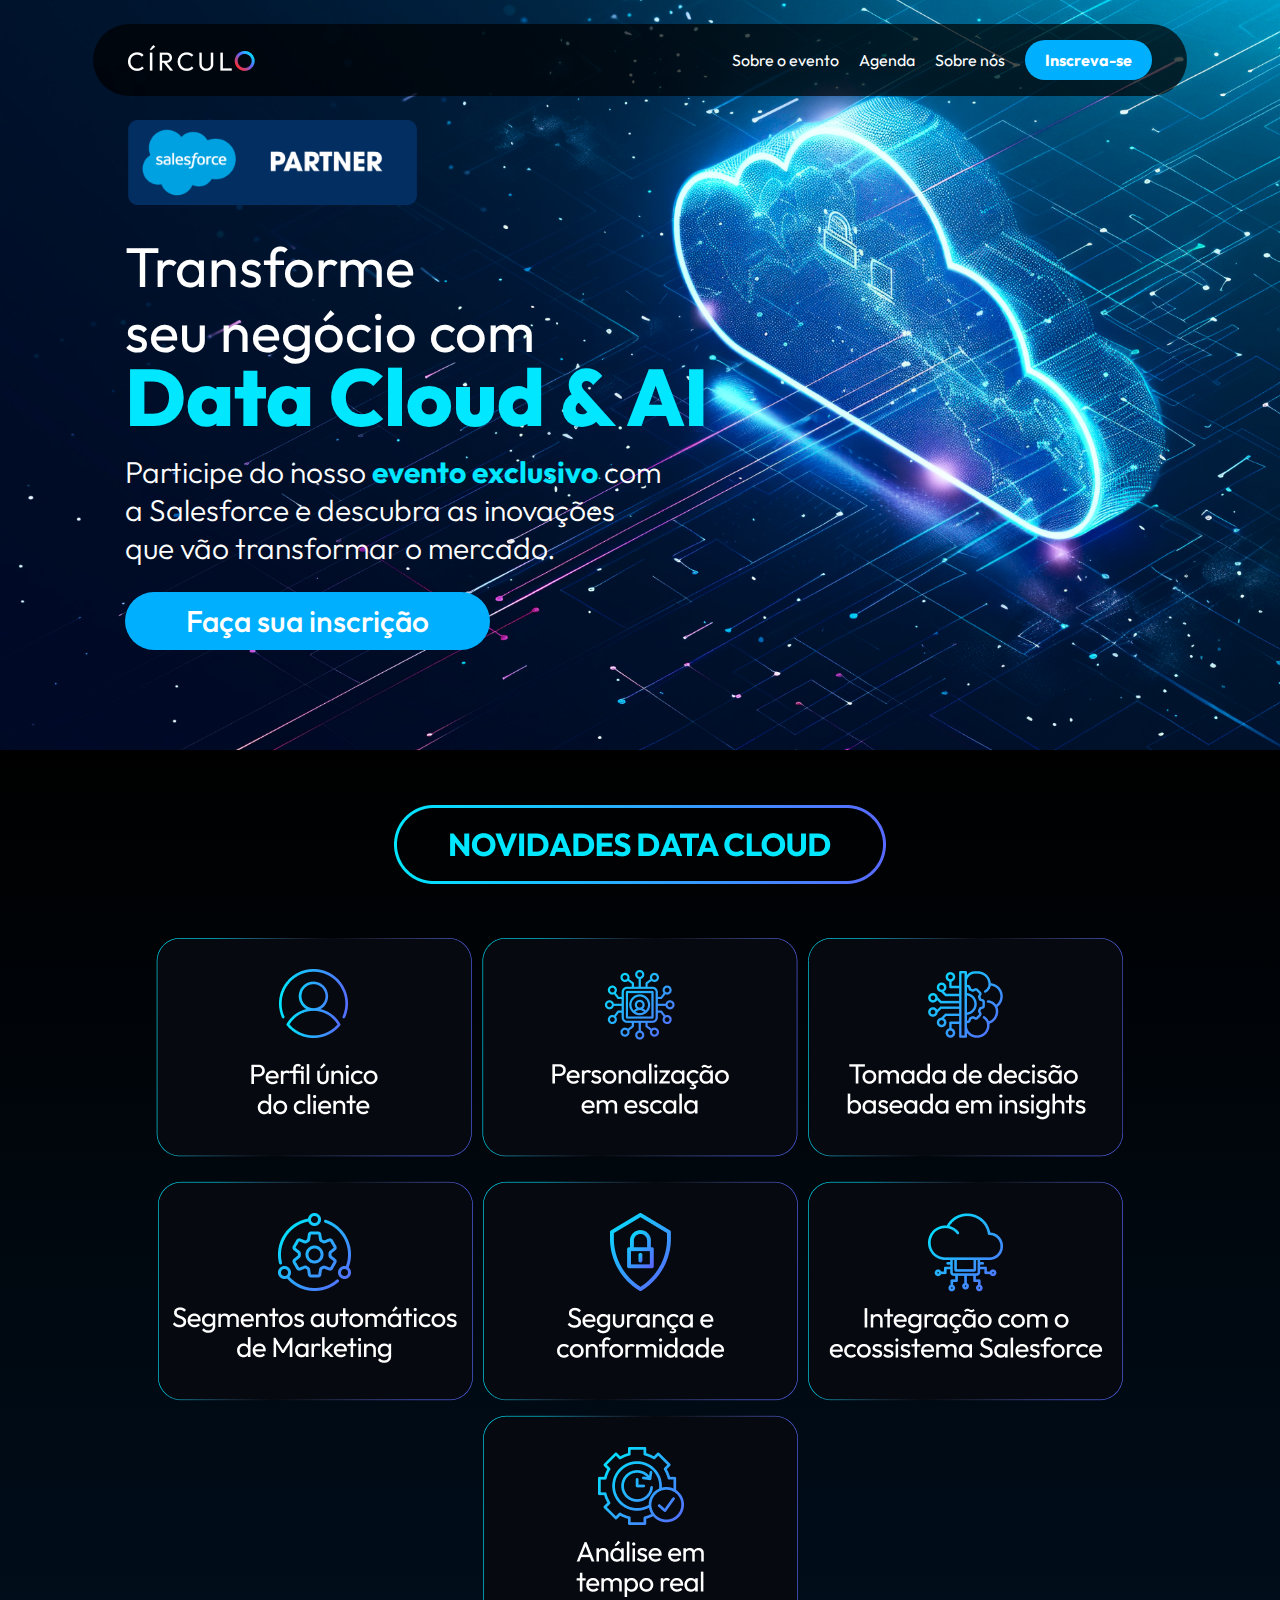
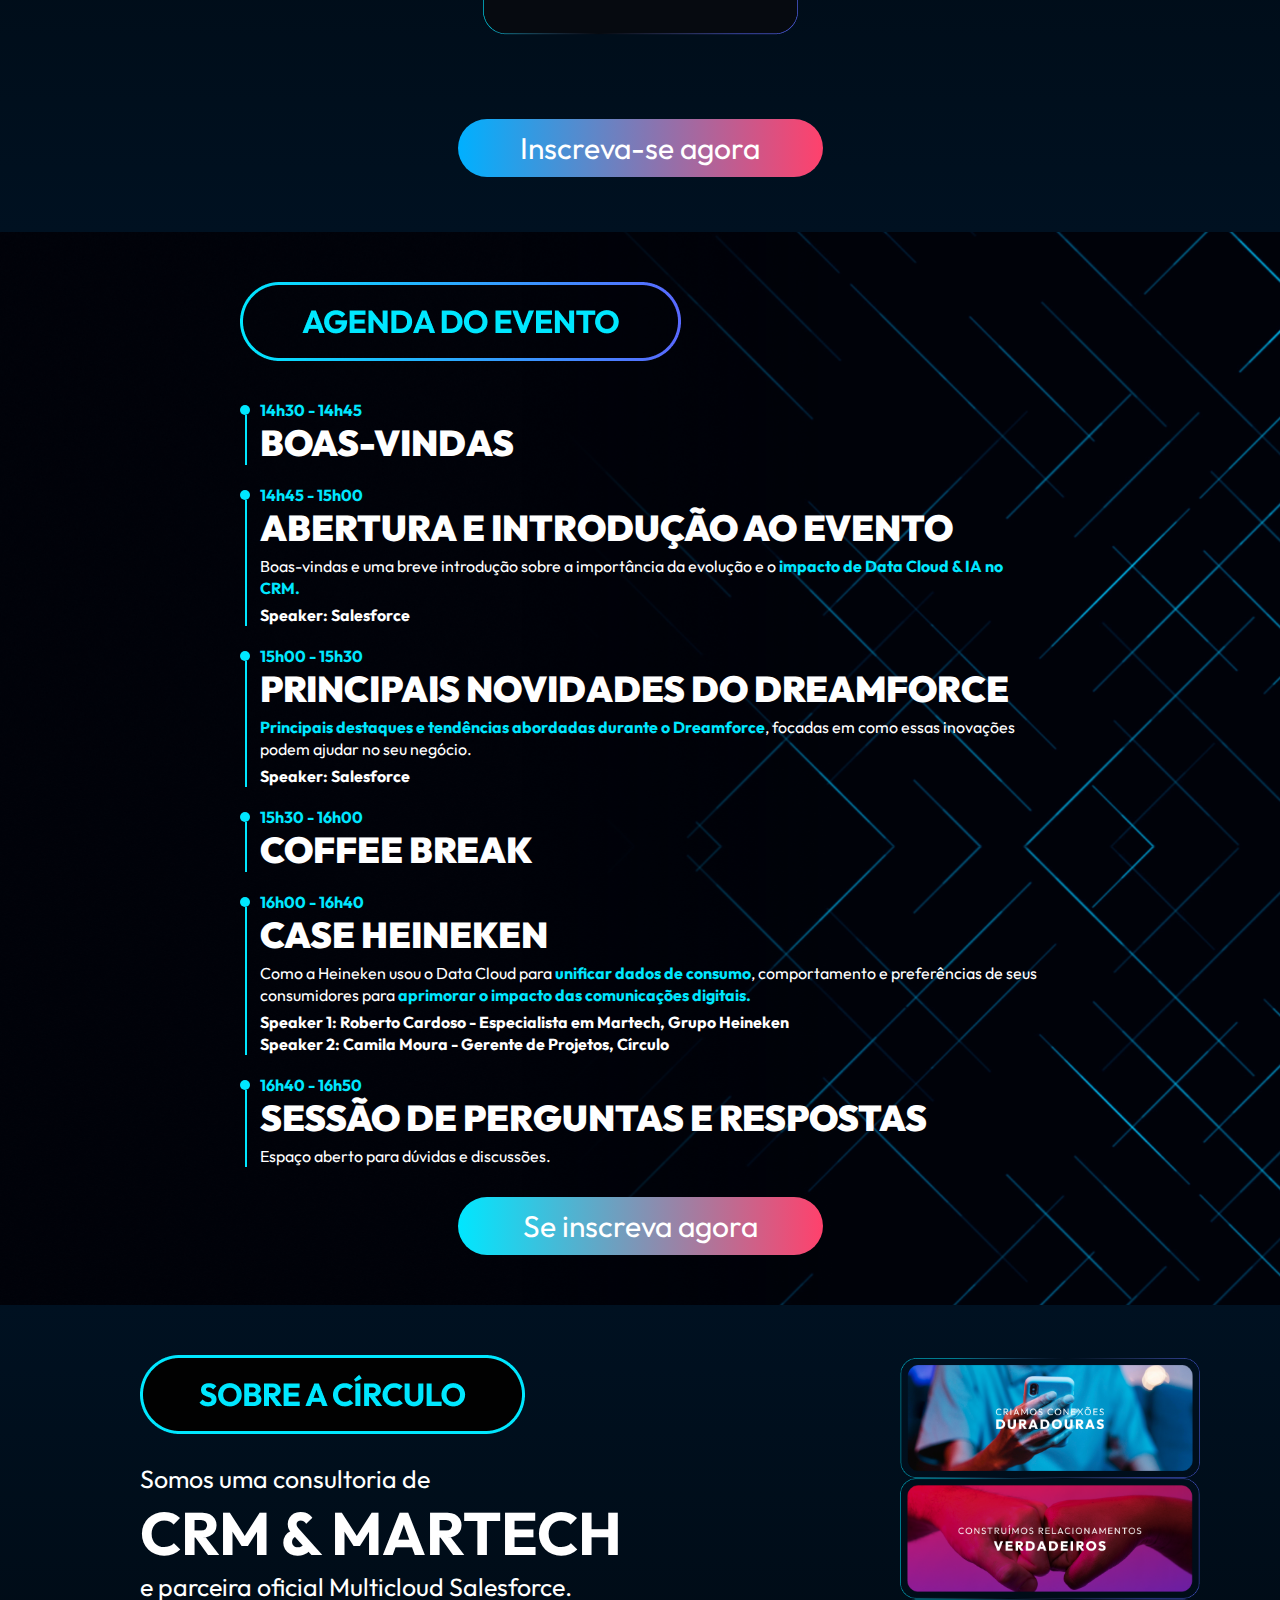
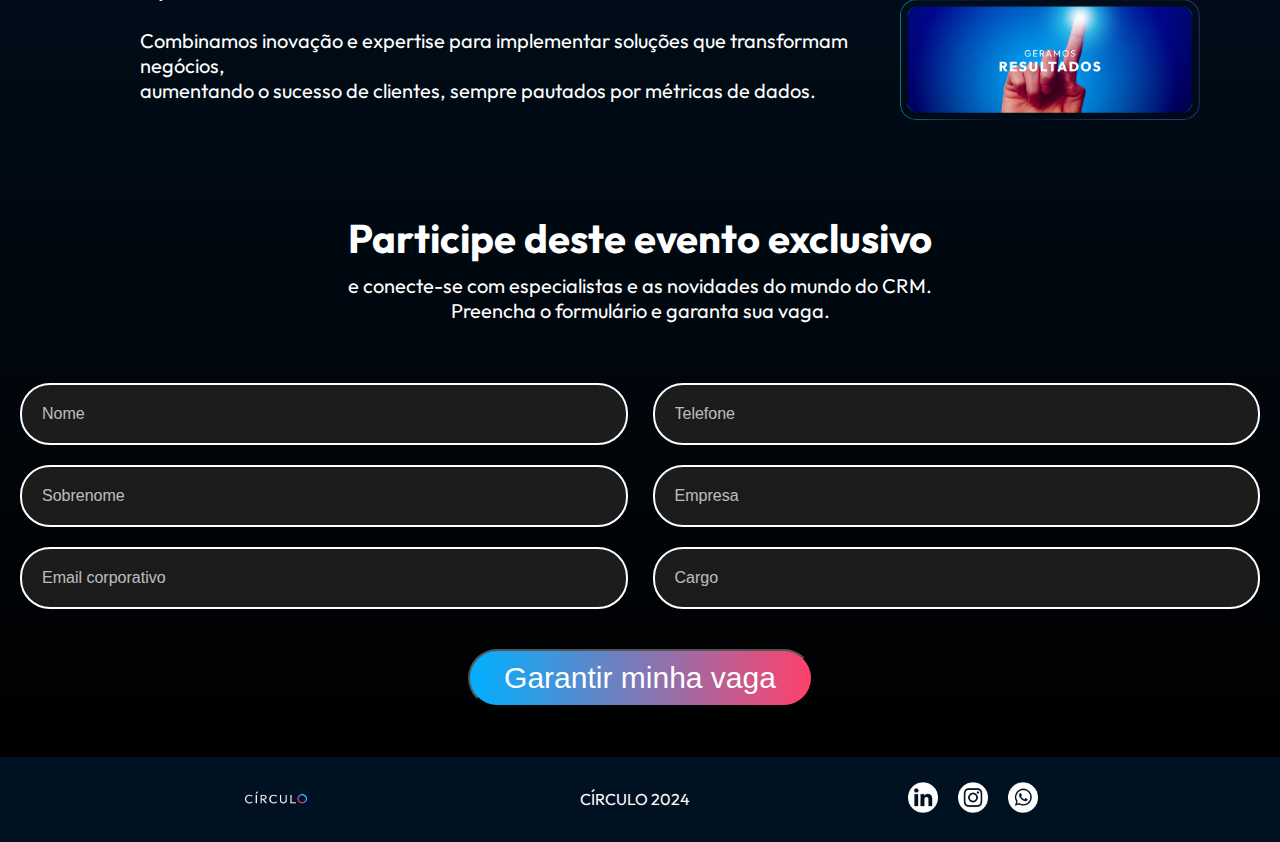
<file: index.html>
<!DOCTYPE html>
<html lang="pt-BR">
<head>
    <!-- Google Tag Manager -->
    <script>(function(w,d,s,l,i){w[l]=w[l]||[];w[l].push({'gtm.start':
    new Date().getTime(),event:'gtm.js'});var f=d.getElementsByTagName(s)[0],
    j=d.createElement(s),dl=l!='dataLayer'?'&l='+l:'';j.async=true;j.src=
    'https://www.googletagmanager.com/gtm.js?id='+i+dl;f.parentNode.insertBefore(j,f);
    })(window,document,'script','dataLayer','GTM-M3JPN8DZ');</script>
    <!-- End Google Tag Manager -->
    <meta charset="UTF-8">
    <meta name="viewport" content="width=device-width, initial-scale=1.0">
    <title>Evento Círculo</title>
    <link rel="stylesheet" href="./src/css/index.css">
    <link rel="preconnect" href="https://fonts.googleapis.com">
    <link rel="icon" type="image/x-icon" href="./src/img/favIcon.png">
    <link rel="preconnect" href="https://fonts.gstatic.com" crossorigin>
    <link href="https://fonts.googleapis.com/css2?family=Outfit:wght@100..900&display=swap" rel="stylesheet">
</head>
<body>
    <!-- Google Tag Manager (noscript) -->
    <noscript><iframe src="https://www.googletagmanager.com/ns.html?id=GTM-M3JPN8DZ"
    height="0" width="0" style="display:none;visibility:hidden"></iframe></noscript>
    <!-- End Google Tag Manager (noscript) -->
<div class="lp-circulo">
    <div class="header-section">
        <div class="nav-section">
            <nav class="nav-bar">
                <div class="logo">
                    <img src="./src/img/circuloIcon.png" alt="Logo Círculo">
                    <a href="javascript:void(0);" class="mobile-menu" onclick="toggleMenu()">
                        <img src="./src/img/menu.png" alt="Menu">
                </div>
                <ul id="nav-menu" class="nav-menu">
                    <li><a href="#sobre">Sobre o evento</a></li>
                    <li><a href="#agenda">Agenda</a></li>
                    <li><a href="#sobre-nos">Sobre nós</a></li>
                    <li><a href="#inscricao" class="btn-inscrever">Inscreva-se</a></li>
                </ul>
            </nav>
        </div>


        
        <div class="header-content">
            <div class="content-wrapper">
                <img src="./src/img/partnerIcon.png" alt="Salesforce Partner" class="partner-logo">
                <h1>Transforme <br> seu negócio com<br><span>Data Cloud & AI</span></h1>
                <p>Participe do nosso <span>evento exclusivo</span> com <br>a Salesforce e descubra as inovações<br>que vão transformar o mercado.</p>
                <a href="#inscricao" class="btn-inscricao">Faça sua inscrição</a>
            </div>
        </div>
    </div>

    <div class="novidades-section" id="sobre">
        <div class="icon-content">
            <img src="./src/img/AgendaEvento.png" alt="Tomada de decisão baseada em insights">
        </div>
        
        <div class="card-grid">
            <div class="card-grid-3">
                <div class="card">
                    <img src="./src/img/card1.png" alt="Perfil único do cliente">
                </div>
                <div class="card">
                    <img src="./src/img/card2.png" alt="Personalização em escala">
                </div>
                <div class="card">
                    <img src="./src/img/card3.png" alt="Tomada de decisão baseada em insights">
                </div>
            </div>
            <div class="card-grid-4">
                <div class="card">
                    <img src="./src/img/card4.png" alt="Segmentos automáticos de Marketing">
                </div>
                <div class="card">
                    <img src="./src/img/card5.png" alt="Segurança e conformidade">
                </div>
                <div class="card">
                    <img src="./src/img/card6.png" alt="Integração com o ecossistema Salesforce">
                </div>
                <div class="card">
                    <img src="./src/img/card7.png" alt="Análise em tempo real">
                </div>
            </div>
        </div>
    
        <div class="novidades-button">
            <a href="#inscricao" class="btn-inscricao-gradiente">Inscreva-se agora</a>
        </div>
    </div>

    <div class="agendamento-section" id="agenda">
        <div class="agendamento-content">
            <div class="agenda-evento-img">
                <img src="./src/img/agendaEvento2.png" alt="Agenda Evento">
            </div>
            
            <div class="agenda-item">
                <span>14h30 - 14h45</span>
                <h3>BOAS-VINDAS</h3>
            </div>
            <div class="agenda-item">
                <span>14h45 - 15h00</span>
                <h3>ABERTURA E INTRODUÇÃO AO EVENTO</h3>
                <p>Boas-vindas e uma breve introdução sobre a importância da evolução e o <span>impacto de Data Cloud & IA no CRM.</span> </p>
                <p><strong>Speaker: Salesforce</strong></p>
            </div>
            <div class="agenda-item">
                <span>15h00 - 15h30</span>
                <h3>PRINCIPAIS NOVIDADES DO DREAMFORCE</h3>
                <p><span>Principais destaques e tendências abordadas durante o Dreamforce</span>, focadas em como essas inovações podem ajudar no seu negócio.</p>
                <p><strong>Speaker: Salesforce</strong></p>
            </div>
            <div class="agenda-item">
                <span>15h30 - 16h00</span>
                <h3>COFFEE BREAK</h3>
            </div>
            <div class="agenda-item">
                <span>16h00 - 16h40</span>
                <h3>CASE HEINEKEN</h3>
                <p>Como a Heineken usou o Data Cloud para <span>unificar dados de consumo</span>, comportamento e preferências de seus consumidores para <span>aprimorar o impacto das comunicações digitais.</span></p>
                <p><strong>Speaker 1: Roberto Cardoso - Especialista em Martech, Grupo Heineken
                <br>Speaker 2: Camila Moura - Gerente de Projetos, Círculo</strong></p>
            </div>
            <div class="agenda-item">
                <span>16h40 - 16h50</span>
                <h3>SESSÃO DE PERGUNTAS E RESPOSTAS</h3>
                <p>Espaço aberto para dúvidas e discussões.</p>
            </div>
        </div>
        <div class="agendamento-button">
            <a href="#inscricao" class="btn-inscricao-agenda">Se inscreva agora</a>
        </div>
    </div>
    

    <div class="footer-section" id="sobre-nos">
        <div class="footer-Content">

        <div class="footer-content-left">
            <img src="./src/img/SobreACirculo.png" alt="Imagem 1">
            <p>Somos uma consultoria de<br>
            <span class="spam-great"><strong>CRM & MARTECH</strong></span><br>
            e parceira oficial Multicloud Salesforce.</p>
            <div class="p-small">
                <p>Combinamos inovação e expertise para implementar soluções que transformam negócios,<br> aumentando o sucesso de clientes, sempre pautados por métricas de dados.</p>
            </div>
           
        </div>
    
        <div class="footer-content-right">
            <img src="./src/img/footer1.png" alt="Imagem 1">
            <img src="./src/img/footer2.png" alt="Imagem 2">
            <img src="./src/img/footer3.png" alt="Imagem 3">
        </div>
        </div>
        <div class="footer-content-form-text">
            <h3>Participe deste evento exclusivo</h3>
            <p>e conecte-se com especialistas e as novidades do mundo do CRM.</p>
            <p>Preencha o formulário e garanta sua vaga.</p>
        </div>
        

                <div class="footer-content-form" id="inscricao">
                <form action="src/pages/agradecimento.html" method="POST">
                <input type="hidden" name="oid" value="00D5e000004hfcw">
                <input type="hidden" name="retURL" value="https://lp-circulo-git-main-douglaswernecks-projects.vercel.app/src/pages/agradecimento.html">
        
                <div class="form-container">
                    <div class="form-section">
                        <input type="text" name="first_name" id="first_name" placeholder="Nome" maxlength="40" size="20" required />
                        <input type="text" name="last_name" id="last_name" placeholder="Sobrenome" maxlength="80" size="20" required />
                        <input type="email" name="email" id="email" placeholder="Email corporativo" maxlength="80" size="20" required />
                    </div>
                    <div class="form-section">
                        <input type="text" name="phone" id="phone" placeholder="Telefone" required>
                        <input type="text" name="company" id="company" placeholder="Empresa" maxlength="40" size="20" required/>
                        <input type="text" name="title" id="title" placeholder="Cargo" maxlength="40" size="20" required/>
                    </div>
                </div>        
                <div class="footer-content-buton">
                    <button type="submit" class="btn-submit">Garantir minha vaga</button>
                </div>
            </form>
        </div>
        

    </div>
    <div class="footer-content-about">
        <div class="footer-logo">
            <img src="./src/img/FooterCirculo.png" alt="Logo Círculo">
        </div>
        <p>CÍRCULO 2024</p>
    
        <div class="footer-social-icons">
            <a href="https://www.linkedin.com/company/c%C3%ADrculo-crm/mycompany/" target="_blank" ><img src="./src/img/LinkedinIcon.png" alt="Linkedin"></a>
            <a href="https://www.instagram.com/circulocrm/" target="_blank"><img src="./src/img/InstagramIcon.png" alt="Instagram"></a>
            <a href="https://wa.link/pw56wp"><img src="./src/img/WhatsAppIcon.png" target="_blank" alt="WhatsApp"></a> 
        </div>
    </div>

</div>
<script>
    function toggleMenu() {
        var menu = document.getElementById("nav-menu");
        var menuIcon = document.querySelector(".mobile-menu img");

        menu.classList.toggle("active");

        if (menu.classList.contains("active")) {
            menuIcon.src = "./src/img/close.png"; 
        } else {
            menuIcon.src = "./src/img/menu.png"; 
        }
    }
</script>
</body>
</html>
</file>
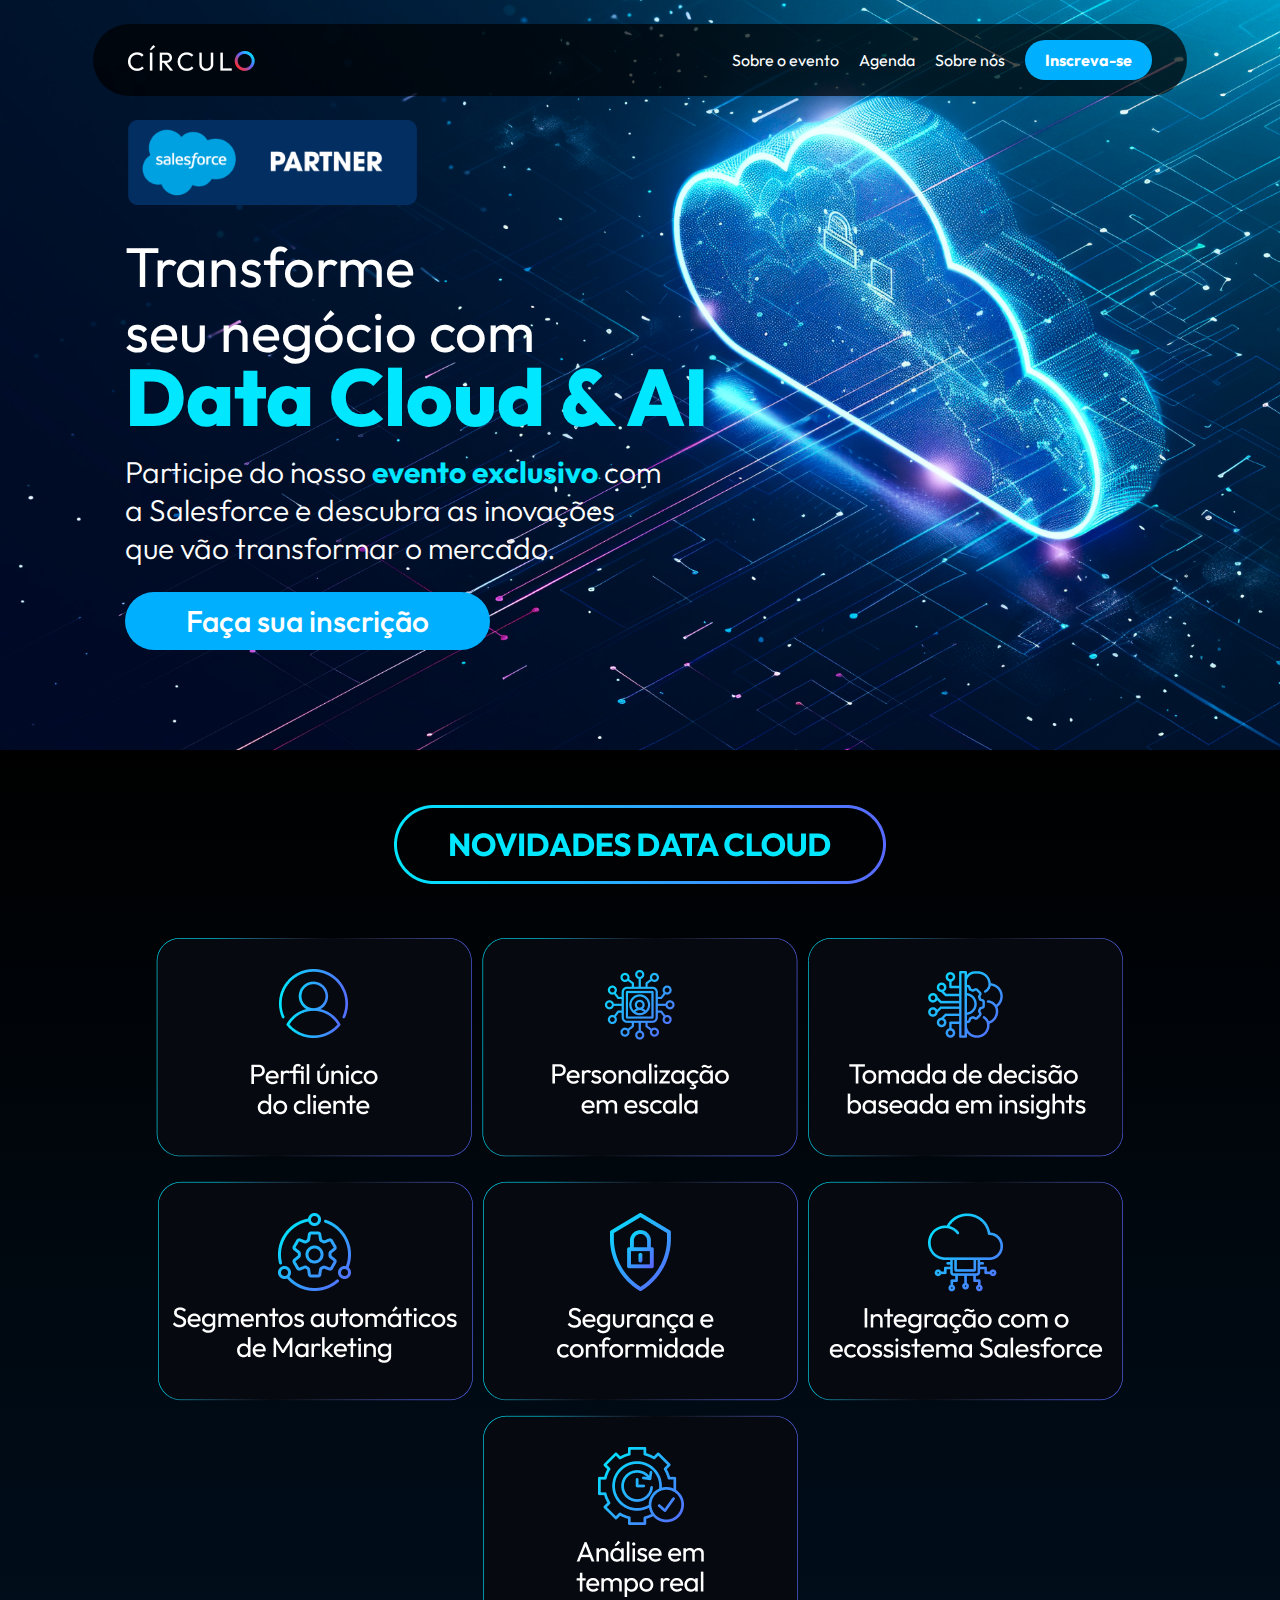
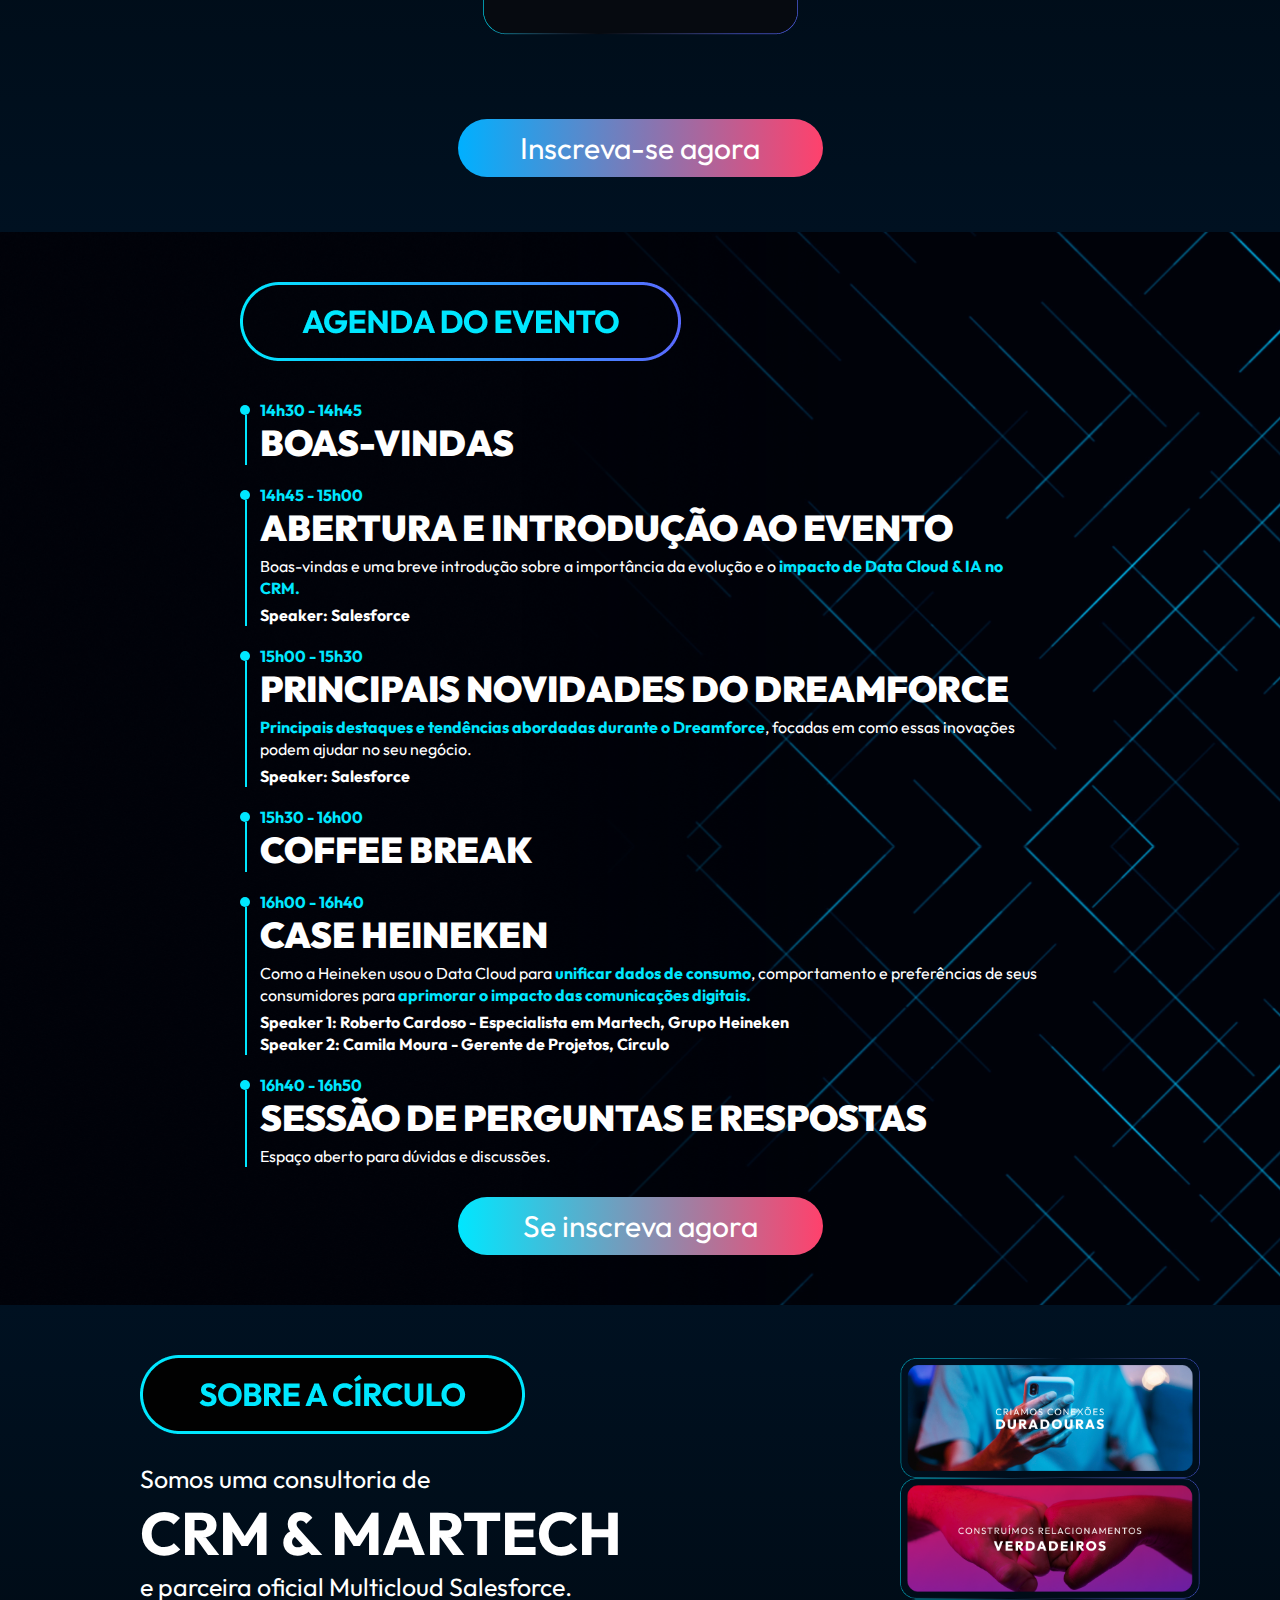
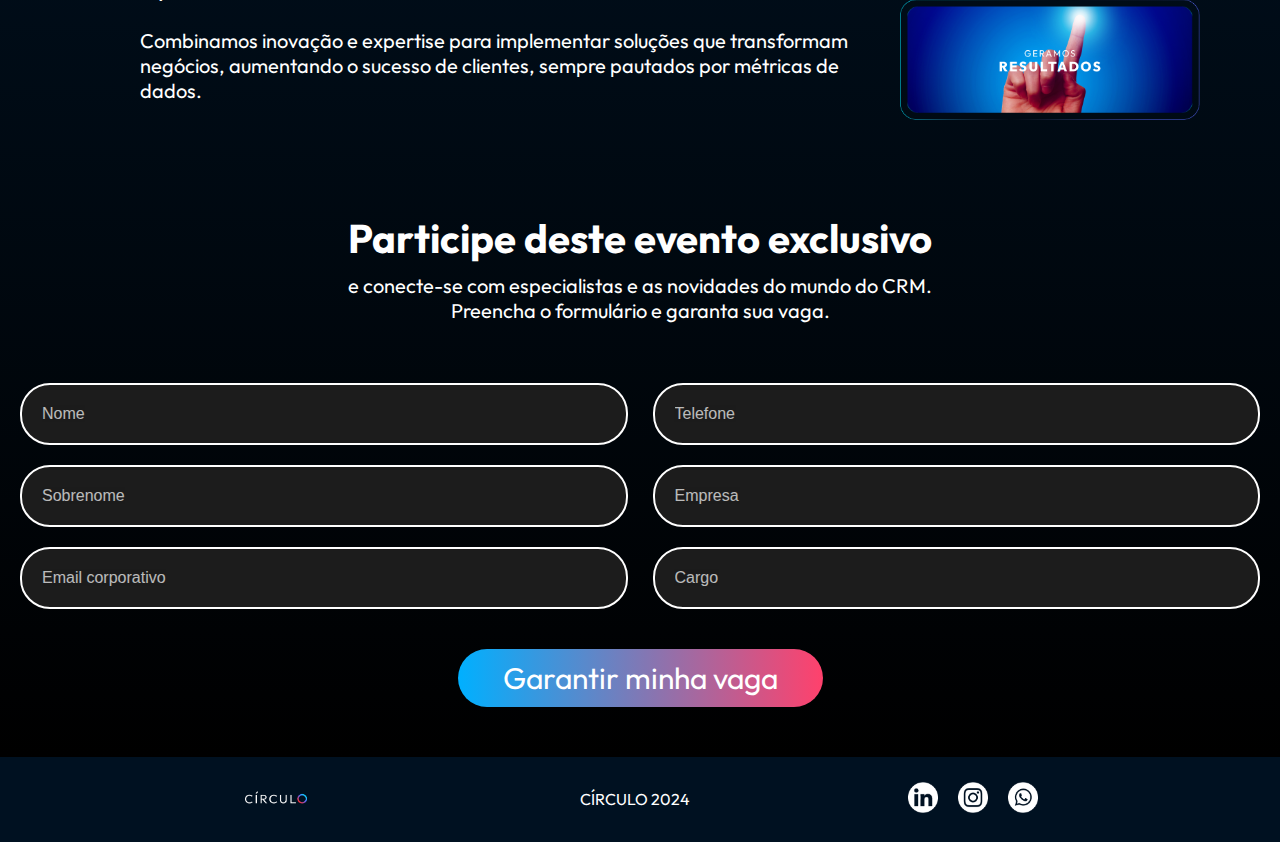
<file: Circulo.html>
<!DOCTYPE html>
<html lang="pt-BR">
<head>
    <meta charset="UTF-8">
    <meta name="viewport" content="width=device-width, initial-scale=1.0">
    <title>LP CIRCULO</title>
    <link rel="stylesheet" href="./src/css/index.css">
    <link rel="preconnect" href="https://fonts.googleapis.com">
    <link rel="preconnect" href="https://fonts.gstatic.com" crossorigin>
    <link href="https://fonts.googleapis.com/css2?family=Outfit:wght@100..900&display=swap" rel="stylesheet">
</head>
<body>
<div class="lp-circulo">
    <div class="header-section">
        <div class="nav-section">
            <nav>
                <div class="logo">
                    <img src="./src/img/circuloIcon.png" alt="Logo Círculo">
                </div>
                <ul class="nav-menu">
                    <li><a href="#sobre">Sobre o evento</a></li>
                    <li><a href="#agenda">Agenda</a></li>
                    <li><a href="#sobre-nos">Sobre nós</a></li>
                    <li><a href="#inscricao" class="btn-inscrever">Inscreva-se</a></li>
                </ul>
            </nav>
        </div>
        <div class="header-content">
            <div class="content-wrapper">
                <img src="./src/img/partnerIcon.png" alt="Salesforce Partner" class="partner-logo">
                <h1>Transforme <br> seu negócio com<br><span>Data Cloud & AI</span></h1>
                <p>Participe do nosso <span>evento exclusivo</span> com <br>a Salesforce e descubra as inovações<br>que vão transformar o mercado.</p>
                <a href="#inscricao" class="btn-inscricao">Faça sua inscrição</a>
            </div>
        </div>
    </div>

    <div class="novidades-section" id="sobre">
        <div class="icon-content">
            <img src="./src/img/AgendaEvento.png" alt="Tomada de decisão baseada em insights">
        </div>
        
        <div class="card-grid">
            <div class="card-grid-3">
                <div class="card">
                    <img src="./src/img/card1.png" alt="Perfil único do cliente">
                </div>
                <div class="card">
                    <img src="./src/img/card2.png" alt="Personalização em escala">
                </div>
                <div class="card">
                    <img src="./src/img/card3.png" alt="Tomada de decisão baseada em insights">
                </div>
            </div>
            <div class="card-grid-4">
                <div class="card">
                    <img src="./src/img/card4.png" alt="Segmentos automáticos de Marketing">
                </div>
                <div class="card">
                    <img src="./src/img/card5.png" alt="Segurança e conformidade">
                </div>
                <div class="card">
                    <img src="./src/img/card6.png" alt="Integração com o ecossistema Salesforce">
                </div>
                <div class="card">
                    <img src="./src/img/card7.png" alt="Análise em tempo real">
                </div>
            </div>
        </div>
    
        <div class="novidades-button">
            <a href="#inscricao" class="btn-inscricao-gradiente">Inscreva-se agora</a>
        </div>
    </div>

    <div class="agendamento-section" id="agenda">
        <div class="agendamento-content">
            <div class="agenda-evento-img">
                <img src="./src/img/agendaEvento2.png" alt="Agenda Evento">
            </div>
            
            <div class="agenda-item">
                <span>14h30 - 14h45</span>
                <h3>BOAS-VINDAS</h3>
            </div>
            <div class="agenda-item">
                <span>14h45 - 15h00</span>
                <h3>ABERTURA E INTRODUÇÃO AO EVENTO</h3>
                <p>Boas-vindas e uma breve introdução sobre a importância da evolução e o <span>impacto de Data Cloud & IA no CRM.</span> </p>
                <p><strong>Speaker: Salesforce</strong></p>
            </div>
            <div class="agenda-item">
                <span>15h00 - 15h30</span>
                <h3>PRINCIPAIS NOVIDADES DO DREAMFORCE</h3>
                <p><span>Principais destaques e tendências abordadas durante o Dreamforce</span>, focadas em como essas inovações podem ajudar no seu negócio.</p>
                <p><strong>Speaker: Salesforce</strong></p>
            </div>
            <div class="agenda-item">
                <span>15h30 - 16h00</span>
                <h3>COFFEE BREAK</h3>
            </div>
            <div class="agenda-item">
                <span>16h00 - 16h40</span>
                <h3>CASE HEINEKEN</h3>
                <p>Como a Heineken usou o Data Cloud para <span>unificar dados de consumo</span>, comportamento e preferências de seus consumidores para <span>aprimorar o impacto das comunicações digitais.</span></p>
                <p><strong>Speaker 1: Roberto Cardoso - Especialista em Martech, Grupo Heineken
                <br>Speaker 2: Camila Moura - Gerente de Projetos, Círculo</strong></p>
            </div>
            <div class="agenda-item">
                <span>16h40 - 16h50</span>
                <h3>SESSÃO DE PERGUNTAS E RESPOSTAS</h3>
                <p>Espaço aberto para dúvidas e discussões.</p>
            </div>
        </div>
        <div class="agendamento-button">
            <a href="#inscricao" class="btn-inscricao-agenda">Se inscreva agora</a>
        </div>
    </div>
    

    <div class="footer-section" id="sobre-nos">
        <div class="footer-Content">

        <div class="footer-content-left">
            <img src="./src/img/SobreACirculo.png" alt="Imagem 1">
            <p>Somos uma consultoria de<br>
            <span class="spam-great"><strong>CRM & MARTECH</strong></span><br>
            e parceira oficial Multicloud Salesforce.</p>
            <div class="p-small">
                <p>Combinamos inovação e expertise para implementar soluções que transformam negócios, aumentando o sucesso de clientes, sempre pautados por métricas de dados.</p>
            </div>
           
        </div>
    
        <div class="footer-content-right">
            <img src="./src/img/footer1.png" alt="Imagem 1">
            <img src="./src/img/footer2.png" alt="Imagem 2">
            <img src="./src/img/footer3.png" alt="Imagem 3">
        </div>
        </div>
        <div class="footer-content-form-text">
            <h3>Participe deste evento exclusivo</h3>
            <p>e conecte-se com especialistas e as novidades do mundo do CRM.</p>
            <p>Preencha o formulário e garanta sua vaga.</p>
        </div>
        
        <div class="footer-content-form" id="inscricao">
            <form action="#" method="POST">
                <div class="form-container">
                    <div class="form-section">
                        <input type="text" name="nome" placeholder="Nome">
                        <input type="text" name="sobrenome" placeholder="Sobrenome">
                        <input type="email" name="email" placeholder="Email corporativo">
                    </div>
                    <div class="form-section">
                        <input type="text" name="telefone" placeholder="Telefone">
                        <input type="text" name="empresa" placeholder="Empresa">
                        <input type="text" name="cargo" placeholder="Cargo">
                    </div>
                </div>
            </form>
        </div>
        
        <div class="footer-content-buton">
            <a href="#" class="btn-submit">Garantir minha vaga</a>
        </div>
        

    </div>
    <div class="footer-content-about">
        <div class="footer-logo">
            <img src="./src/img/FooterCirculo.png" alt="Logo Círculo">
        </div>
        <p>CÍRCULO 2024</p>
    
        <div class="footer-social-icons">
            <a href="https://www.linkedin.com/company/c%C3%ADrculo-crm/mycompany/" target="_blank" ><img src="./src/img/LinkedinIcon.png" alt="Linkedin"></a>
            <a href="https://www.instagram.com/circulocrm/" target="_blank"><img src="./src/img/InstagramIcon.png" alt="Instagram"></a>
            <a href=""><img src="./src/img/WhatsAppIcon.png" alt="WhatsApp"></a> 
        </div>
    </div>

</div>

</body>
</html>
</file>
<file: src/css/index.css>
@media screen and (min-width: 320px) and (max-width: 840px){

    .header-content{
        margin-left: 0 !important;
        margin-right: 0 !important;
    }

    .card-grid-3 {
        display: flex !important;
        flex-direction: column !important ;
        align-items: center !important;
    }
    .card-grid-4 {
        display: flex !important;
        flex-direction: column !important ;
        align-items: center !important;
    }
    .footer-Content{
        display: flex !important;
        flex-direction: column !important ;
        align-items: center !important;
    }

    .btn-inscricao{
        width: 250px !important;
    }
    .icon-content img{
        width: 250px !important;
    }
    .agendamento-button a {
        width: 250px !important;
    }
    .footer-content-left img{
        width: 250px;
    }
    .agenda-evento-img img {
        width: 250px;
    }
    .footer-content-buton a {
        width: 250px;
        font-size: 20px !important;
    }
    .novidades-button a {
        width: 250px;
    }
    .footer-content-left{
        margin: 0 !important;
        text-align: center !important;
    }
    .footer-content-right{
        margin: 0 !important;
    }
    .footer-content-about{
    display: flex !important;
    flex-direction: column !important;
    gap: 17px !important;
    align-items: flex-start !important;
    }
    .form-container{
        display: flex;
        flex-direction: column;
    }

    .header-section {
        display: flex;
        flex-direction: column;
        align-items: center;
        background-image: url('../img/BackgrgoundMobile.png') !important;
    }
    .header-content{
        text-align: center !important;
    }

    .nav-section {
        display: flex;
        flex-direction: column;
        align-items: center; 
        justify-content: center;
        margin: 0 !important;
        padding: 0 !important;
        height: auto; 
        margin-top: 50px !important;
        margin-bottom: 50px !important;
        width: 90%;
    }

    .nav-section ul {
        display: flex;
        flex-direction: column; 
        align-items: center; 
        padding: 0;
        margin: 0;
        margin-bottom: 15px;
        margin-top: 15px;
    }

    .nav-section ul li {
        margin-bottom: 15px; 
    }

    .nav-section ul li a {
        font-size: 18px;
        border-radius: 5px;
        text-align: center;
        width: 100%;
        font-weight: 700;
        margin: 0 !important;
    }

    .nav-bar{
        display: flex;
        flex-direction: column;
    }

    .logo{
        height: 60px;
        display: flex;
        flex-direction: row;
        align-items: baseline;
        gap: 100px;
    }

    .mobile-menu {
        display: block;
        font-size: 30px;
        cursor: pointer;
        margin-top: 20px;
    }

    /* Esconder o menu inicialmente em telas pequenas */
    #nav-menu {
        display: none;
        flex-direction: column;
    }

    /* Quando o menu for aberto */
    #nav-menu.active {
        display: flex;
        margin-bottom: 45px !important;
    }
    .mobile-menu{
        display: block !important;
    }
    
}

@media screen and (min-width: 768px) and (max-width: 840px){
    .logo {
        height: 60px;
        display: flex;
        flex-direction: row;
        align-items: baseline;
        gap: 490px;
    }
}
.mobile-menu{
    display: none;
}

html {
    scroll-behavior: smooth;
}

body{
    margin: 0px;
    padding: 0px;
    font-family: "Outfit", sans-serif;
    font-optical-sizing: auto;
    font-style: normal;
}
/* Estilo da seção de cabeçalho */
.header-section {
    position: relative;
    display: flex;
    flex-direction: column;
    justify-content: space-between;
    color: #fff;
    background-image: url('../img/background-header.png'); 
    background-size: cover;
    background-position: center;
}

nav{
    display: flex;
    align-items: center;
    justify-content: space-between;
    margin: 0px 25px;
}


/* Estilo da navegação */
.nav-section {
    background-color: rgba(0, 0, 0, 0.7);
    border-radius: 45px;
    background-color: rgba(0, 0, 0, 0.7);
    border-radius: 45px;
    margin: 24px;
    padding: 10px;
    margin-left: 93px;
    margin-right: 93px;
}

.nav-section .nav-menu {
    list-style: none;
    display: flex;
    align-items: center;
    gap: 20px;
}

.nav-section .nav-menu li a {
    color: #fff;
    text-decoration: none;
    font-size: 16px;
}

.nav-section .nav-menu li a.btn-inscrever {
    background-color: #00b0ff;
    padding: 10px 20px;
    border-radius: 20px;
    font-weight: bold;
    transition: background-color 0.3s ease;
}

.nav-section .nav-menu li a.btn-inscrever:hover {
    background-color: #008fcc;
}

/* Estilo do conteúdo principal */
.header-content {
    padding-bottom: 100px;
    text-align: left;
    display: flex;
    justify-content: flex-start;
    margin-left: 125px;
}

.content-wrapper {
    max-width: 600px;
}

.content-wrapper .partner-logo {
    height: 85px;
}

.header-content h1 {
    font-size: 56px;
    font-weight: 400;
    margin: 0;
    padding: 0;
    margin-top: 25px;
    line-height: 65px;
}

.header-content h1 span {
    font-size: 80px;
    color: #00E7FF;
    font-weight: 800;
}

.header-content p {
    font-size: 30px;
    margin: 0;
    padding: 0;
    margin-top: 15px;
    font-weight: 300;
    line-height: 38px;
}

.header-content p span {
    color: #00E7FF;
    font-weight: bold;
}

.btn-inscricao {
    display: inline-block;
    background-color: #00b0ff;
    color: #fff;
    text-decoration: none;
    border-radius: 30px;
    font-weight: 500;
    transition: background-color 0.3s ease;
    margin-top: 25px;
    width: 345px;
    text-align: center;
    font-size: 30px;
    padding: 10px;
}

.btn-inscricao:hover {
    background-color: #008fcc;
}


/*novidades-section*/

.novidades-section {
    text-align: center;
    padding: 55px 20px;
    background: linear-gradient(180deg, #000000, #001121);
    color: white;
}

/* Estilo do título */
.icon-content h2 {
    color: #00b0ff;
    font-size: 24px;
    margin-bottom: 30px;
    padding: 10px;
    border: 2px solid #00b0ff;
    display: inline-block;
    border-radius: 50px;
    padding: 5px 20px;
}

/* Estilo da grade de cards */
.card-grid {
    display: flex;
    grid-template-columns: repeat(3, 1fr);
    gap: 20px;
    justify-content: center;
    padding: 50px 0;
    flex-direction: column;
    align-items: center;
}

.card-grid-3{
    display: flex;
    gap: 10px;
    flex-wrap: wrap;
    justify-content: center;
}

.card-grid-4{
    display: flex;
    gap: 10px;
    flex-wrap: wrap;
    justify-content: center;
}

/* Estilo dos cards */
.card {
    transition: transform 0.3s ease;
}


.card p {
    color: white;
    font-size: 16px;
    margin-top: 10px;
}

/* Estilo do hover para o efeito de zoom */
.card:hover {
    transform: translateY(-10px);
}

/* Estilo do botão de inscrição com gradiente */
.novidades-button {
    margin-top: 30px;
}

.btn-inscricao-gradiente {
    display: inline-block;
    background: linear-gradient(90deg, #00b0ff 0%, #ff416c 100%);
    color: white;
    border-radius: 30px;
    text-decoration: none;
    font-weight: 400;
    transition: background 0.3s ease;
    width: 345px;
    text-align: center;
    font-size: 30px;
    padding: 10px;
}

.btn-inscricao-gradiente:hover {
    background: linear-gradient(90deg, #008fcc 0%, #ff1744 100%);
}

/* Seção de Agendamento */
.agendamento-section {
    padding: 50px 20px;
    background-image: url('../img/BackgroundAgenda.png');
    background-size: cover;
    background-position: center;
    color: white;
}

.agendamento-content {
    max-width: 800px;
    margin: auto;
    text-align: left;
}
.agenda-evento-img{
    margin-bottom: 35px;
}
.agenda-item {
    margin-bottom: 20px;
}

.agenda-item span {
    font-weight: bold;
    color: #00E7FF;
    margin-bottom: 5px;
}

.agenda-item h3 {
    margin-bottom: 10px;
    font-size: 36px;
    margin-bottom: 10px;
    font-weight: 900;
    margin: 0;
}

.agenda-item p {
    font-size: 16px;
    margin: 5px 0;
    line-height: 22px;
    
}

/* Estilo do botão de inscrição na seção de agendamento */
.agendamento-button {
    text-align: center;
    margin-top: 30px;
}

.btn-inscricao-agenda {
    display: inline-block;
    padding: 15px 30px;
    background: linear-gradient(90deg, #00E7FF 0%, #ff416c 100%);
    color: white;
    border-radius: 30px;
    text-decoration: none;
    font-weight: 400;
    transition: background 0.3s ease;
    width: 345px;
    text-align: center;
    font-size: 30px;
    padding: 10px;
}

.btn-inscricao-agenda:hover {
    background: linear-gradient(90deg, #008fcc 0%, #ff1744 100%);
}


/* Seção do Footer */

.footer-Content {
    display: flex;
    flex-direction: row;
    align-items: center;
    gap: 50px;
}
.footer-section {
    padding: 50px 20px;
    background: linear-gradient(180deg, #001121, #000000);
    color: white;
    text-align: center;
    display: flex;
    flex-direction: column;
    align-items: center;
}
.footer-content-left{
    text-align: left;
    margin-left: 120px;
}

.footer-content-left h2 {
    color: #00E7FF;
    font-size: 24px;
    margin-bottom: 15px;
}

.footer-content-left p {
    font-size: 25px;
    font-weight: 400;
}

.p-small p {
    font-size: 20px;
    line-height: 25px;
}

.spam-great{
    font-size: 60px;
}
.footer-content-right{
    margin-right: 60px;
    display: flex;
    flex-direction: column;
}

.footer-content-right img {
    width: 300px;
    border-radius: 15px;
}

/* Estilo do formulário */
.footer-content-form-text {
    margin-top: 50px;
    margin-bottom: 50px;
}

.footer-content-form-text h3 {
    font-size: 40px;
    margin-bottom: 10px;
}

.footer-content-form-text p {
    margin: 0;
    line-height: 25px;
    font-size: 20px;
}

.footer-content-form input {
    padding: 15px;
    border: 1px solid #ddd;
    border-radius: 5px;
    background-color: #fff;
    color: #333;
    width: 100%;
    font-size: 16px;
}

.footer-content-buton {
    margin-top: 30px;
    text-align: center;
}

.footer-content-about p {
    margin: 0;
}

.btn-submit {
    display: inline-block;
    padding: 15px 30px;
    background: linear-gradient(90deg, #00b0ff 0%, #ff416c 100%);
    color: white;
    border-radius: 30px;
    text-decoration: none;
    font-weight: 400;
    transition: background 0.3s ease;
    width: 345px;
    text-align: center;
    font-size: 30px;
    padding: 10px;
}

.btn-submit:hover {
    background: linear-gradient(90deg, #008fcc 0%, #ff1744 100%);
}

/* Estilo do rodapé com logo e redes sociais */
.footer-content-about {
    text-align: center;
    display: flex;
    justify-content: space-evenly;
    align-items: center;
    background: #001121;
    color: white;
    padding: 25px;
}

.footer-logo img {
    width: 120px;
}

.footer-social-icons {
    display: flex;
    justify-content: center;
    gap: 20px;
}

.footer-social-icons a img {
    width: 30px;
    transition: transform 0.3s ease;
}

.footer-social-icons a:hover img {
    transform: scale(1.1);
}

.form-container{
    display: flex;
    gap: 25px;
}

input[type="text"],
input[type="email"] {
    width: 100%;
    padding: 10px 15px;
    margin: 10px 0;
    box-sizing: border-box;
    border: 2px solid #ffffff;
    border-radius: 30px;
    background-color: transparent;
    color: white;
    font-size: 16px;
    outline: none;
    background-color: #1c1c1c; /* Ajuste conforme o fundo desejado */
    padding: 20px;
}

input[type="text"]::placeholder,
input[type="email"]::placeholder {
    color: white;
    opacity: 0.7;
}

input[type="text"]:focus,
input[type="email"]:focus {
    border-color: #ffffff;
}


/* Efeito lagrima */
.agenda-item {
    position: relative;
    padding-left: 20px;
    margin-bottom: 20px;
}

.agenda-item::before {
    content: '';
    position: absolute;
    left: 0;
    top: 5px;
    width: 10px;
    height: 10px;
    background-color: #00E7FF;
    border-radius: 50%;
}

.agenda-item::after {
    content: '';
    position: absolute;
    left: 5px;
    top: 15px;
    width: 2px;
    height: calc(100% - 15px);
    background-color: #00E7FF;
}

/*efeito flutuante*/

/* Estilo básico dos inputs */
input[type="text"], input[type="email"] {
    width: 100%;
    padding: 10px 15px;
    margin: 10px 0;
    box-sizing: border-box;
    border: 2px solid #ffffff;
    border-radius: 30px;
    background-color: transparent;
    color: white;
    font-size: 16px;
    outline: none;
    background-color: #1c1c1c;
    padding: 20px;
    transition: border-color 0.4s ease, box-shadow 0.4s ease;
}

input[type="text"]::placeholder,
input[type="email"]::placeholder {
    color: white;
    opacity: 0.7;
}

input[type="text"]:hover, input[type="email"]:hover {
    border-color: #00b0ff; 
}

input[type="text"]:focus, input[type="email"]:focus {
    border-color: #00b0ff; 
    box-shadow: 0 0 10px rgba(0, 176, 255, 0.5), 0 0 20px rgba(0, 176, 255, 0.3); 
    animation: pulse 2s infinite; 
}

@keyframes pulse {
    0% {
        box-shadow: 0 0 10px rgba(0, 176, 255, 0.5), 0 0 20px rgba(0, 176, 255, 0.3);
    }
    50% {
        box-shadow: 0 0 20px rgba(0, 176, 255, 0.7), 0 0 40px rgba(0, 176, 255, 0.5);
    }
    100% {
        box-shadow: 0 0 10px rgba(0, 176, 255, 0.5), 0 0 20px rgba(0, 176, 255, 0.3);
    }
}
</file>
